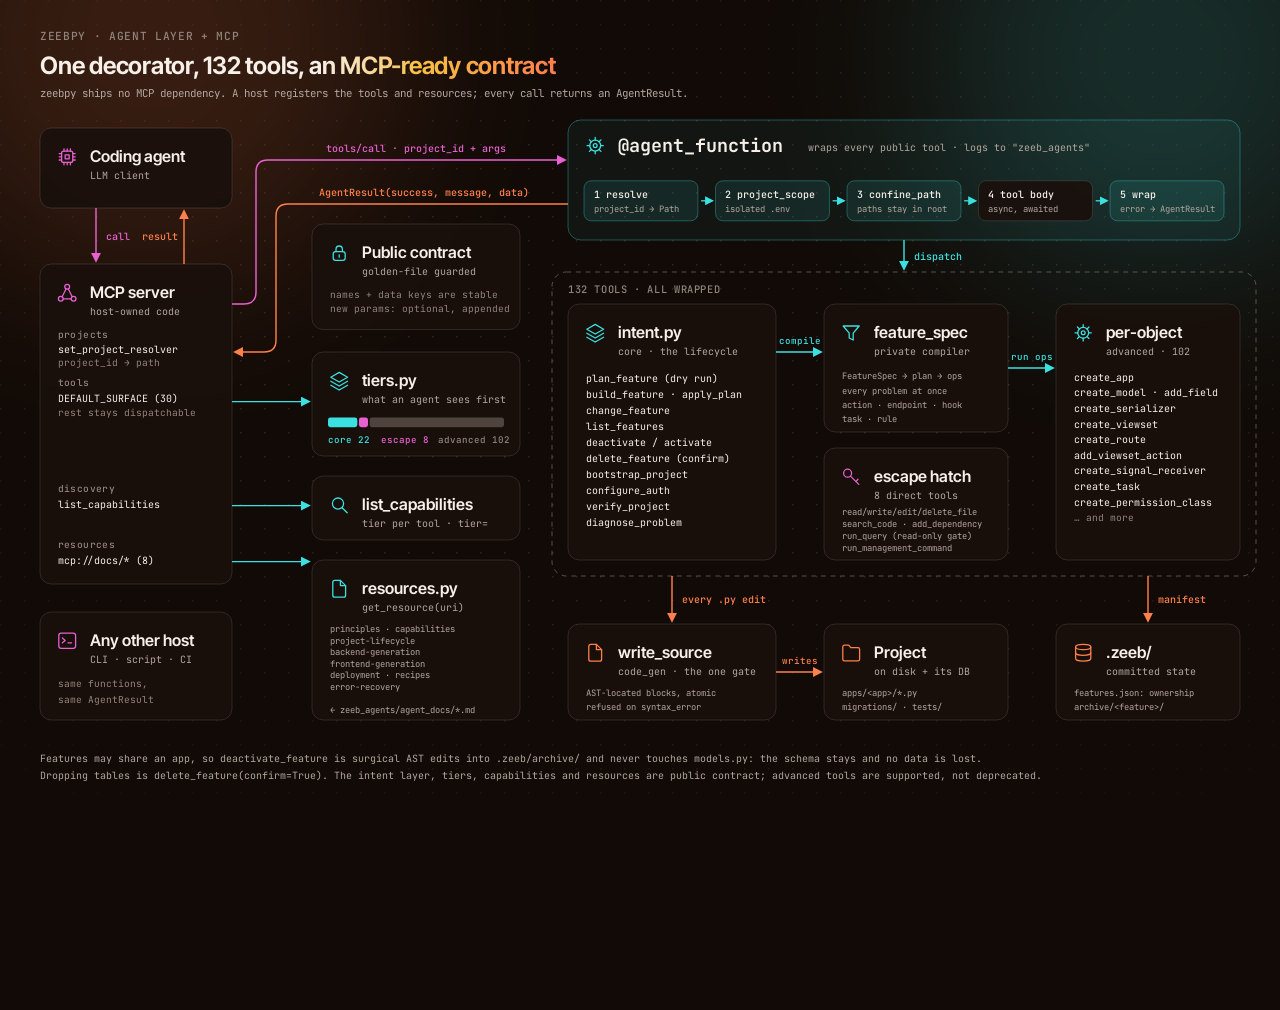
<file: docs/figures/zeebpy-agents-mcp.html>
<!doctype html>
<html lang="en">
  <head>
    <meta charset="utf-8" />
    <meta name="viewport" content="width=device-width, initial-scale=1" />
    <title>zeebpy Agents and MCP</title>
    <style>
/* rendercraft theme: ember — warm dark. Every neutral carries a low-chroma amber hue. */
@import url('https://fonts.googleapis.com/css2?family=Inter+Tight:wght@500;600;700&family=JetBrains+Mono:wght@400;500&display=swap');
:root {
  --theme-name: "ember";
  /* Components first. Every colour below is built from one of these, so a token
     and its alpha grades can never drift apart: any transparency you need is
     oklch(var(--a1-raw) / 20%). See SKILL.md §4. */
  --ground-raw: 0.152 0.016 52;
  --surface-raw: 0.185 0.018 52;
  --ink-raw: 0.958 0.012 70;
  --a1-raw: 0.83 0.13 195;   /* cyan — primary, forward paths */
  --a2-raw: 0.735 0.168 42;  /* ember — actions, returns */
  --a3-raw: 0.7 0.21 335;    /* magenta — external, tertiary */
  --a4-raw: 0.85 0.18 125;   /* lime — success */

  --ground: oklch(var(--ground-raw));
  --surface: oklch(var(--surface-raw) / 92%);
  --line: oklch(0.98 0.01 60 / 15%);
  --ink: oklch(var(--ink-raw));
  --ink-dim: oklch(0.735 0.018 60);
  --ink-faint: oklch(0.62 0.02 60);
  --a1: oklch(var(--a1-raw));
  --a2: oklch(var(--a2-raw));
  --a3: oklch(var(--a3-raw));
  --a4: oklch(var(--a4-raw));
  --grad: linear-gradient(100deg, oklch(0.958 0.012 70) 4%, oklch(0.84 0.15 85) 44%, oklch(0.735 0.168 42) 96%);
  --glow1: oklch(var(--a2-raw));
  --glow2: oklch(var(--a1-raw));
  --glow-opacity: 0.16;
  --dot: oklch(0.98 0.01 60 / 9%);
  --shadow: 0 32px 80px -20px oklch(0 0 0 / 0.55);
  --font-display: "Inter Tight", system-ui, sans-serif;
  --font-mono: "JetBrains Mono", monospace;
}

</style>
    <style>
      html { background: oklch(0.152 0.016 52); }
      body { width: 1600px; height: 1010px; }
      * { margin: 0; padding: 0; box-sizing: border-box; }
      body { overflow: hidden; background: var(--ground); position: relative; font-family: var(--font-display); }
      .glow { position: absolute; border-radius: 999px; filter: blur(120px); opacity: var(--glow-opacity); }
      .g1 { width: 620px; height: 620px; top: -260px; left: -120px; background: var(--glow1); }
      .g2 { width: 580px; height: 580px; top: -220px; right: -140px; background: var(--glow2); }
      .dots { position: absolute; inset: 0;
        background-image: radial-gradient(circle at 1px 1px, var(--dot) 1px, transparent 0);
        background-size: 30px 30px;
        -webkit-mask-image: radial-gradient(ellipse 80% 75% at 50% 45%, #000 40%, transparent 100%); }
      svg { position: absolute; top: 0; left: 0; display: block; }
      .head { position: absolute; left: 50px; top: 36px; z-index: 1; }
      .kick { font: 500 14px var(--font-mono); color: var(--ink-faint); letter-spacing: 0.06em; }
      h1 { font: 650 30px var(--font-display); color: var(--ink); margin-top: 10px; letter-spacing: -0.01em; }
      .grad { background: var(--grad); -webkit-background-clip: text; background-clip: text; color: transparent; }
      .lede { font: 400 13.5px var(--font-mono); color: var(--ink-dim); margin-top: 8px; }
      .title { font: 600 20px var(--font-display); fill: var(--ink); }
      .ptitle { font: 650 23px var(--font-mono); fill: var(--ink); }
      .sub { font: 400 12.5px var(--font-mono); fill: var(--ink-dim); }
      .tag { font: 500 12px var(--font-mono); fill: var(--ink-faint); letter-spacing: 0.04em; }
      .lbl { font: 500 12.5px var(--font-mono); }
      .sm { font: 500 11.5px var(--font-mono); }
      .code { font: 400 12.5px var(--font-mono); fill: var(--ink); }
      .codef { font: 400 12px var(--font-mono); fill: var(--ink-faint); }
      .ct { font: 500 12.5px var(--font-mono); fill: var(--ink); }
      .cs { font: 400 11px var(--font-mono); fill: var(--ink-dim); }
      .kicker { font: 500 13px var(--font-mono); fill: var(--ink-faint); letter-spacing: 0.06em; }
      .node { fill: var(--surface); stroke: var(--line); }
      .band { fill: oklch(var(--a1-raw) / 5%); stroke: oklch(var(--a1-raw) / 35%); }
      .chip { fill: oklch(var(--surface-raw) / 92%); stroke: var(--line); }
      .chip3 { fill: oklch(var(--a3-raw) / 7%); stroke: oklch(var(--a3-raw) / 55%); stroke-dasharray: 5 4; }
      .chipd { fill: oklch(var(--a1-raw) / 9%); stroke: oklch(var(--a1-raw) / 40%); }
      .frame { fill: none; stroke: var(--ink-faint); stroke-dasharray: 6 6; opacity: 0.6; }
      .s1 { stroke: var(--a1); } .s2 { stroke: var(--a2); } .s3 { stroke: var(--a3); } .s4 { stroke: var(--a4); }
      .f1 { fill: var(--a1); } .f2 { fill: var(--a2); } .f3 { fill: var(--a3); } .f4 { fill: var(--a4); }
      .sline { stroke: var(--line); } .fline { fill: var(--line); }
      .sfaint { stroke: var(--ink-faint); } .ffaint { fill: var(--ink-faint); }
      .fground { fill: var(--ground); }
      .glyph { fill: none; stroke-width: 1.6; stroke-linecap: round; stroke-linejoin: round; }

    </style>
  </head>
  <body>
    <div class="glow g1"></div>
    <div class="glow g2"></div>
    <div class="dots"></div>
    <div class="head">
      <div class="kick">ZEEBPY · AGENT LAYER + MCP</div>
      <h1>One decorator, 132 tools, <span class="grad">an MCP-ready contract</span></h1>
      <div class="lede">zeebpy ships no MCP dependency. A host registers the tools and resources; every call returns an AgentResult.</div>
    </div>
    <svg width="1600" height="1010" viewBox="0 0 1600 1010" fill="none">
  <defs>
    <marker id="m1" viewBox="0 0 10 10" refX="8" refY="5" markerWidth="7" markerHeight="7" orient="auto-start-reverse"><path class="f1" d="M0 0 L10 5 L0 10 z"/></marker>
    <marker id="m2" viewBox="0 0 10 10" refX="8" refY="5" markerWidth="7" markerHeight="7" orient="auto-start-reverse"><path class="f2" d="M0 0 L10 5 L0 10 z"/></marker>
    <marker id="m3" viewBox="0 0 10 10" refX="8" refY="5" markerWidth="7" markerHeight="7" orient="auto-start-reverse"><path class="f3" d="M0 0 L10 5 L0 10 z"/></marker>
  </defs>

    <g transform="translate(50,160)">
      <rect class="node" width="240" height="100" rx="14" stroke-width="1"/>
      <g class="s3 glyph" transform="translate(20,22)">
  <rect x="7" y="7" width="14" height="14" rx="2.5"/>
  <rect x="11.5" y="11.5" width="5" height="5"/>
  <path d="M10 7 V4 M14 7 V4 M18 7 V4 M10 21 v3 M14 21 v3 M18 21 v3"/>
  <path d="M7 10 H4 M7 14 H4 M7 18 H4 M21 10 h3 M21 14 h3 M21 18 h3"/>
</g>
      <text class="title" x="62" y="42">Coding agent</text>
      <text class="sub" x="62" y="64">LLM client</text>
      
    </g>

    <g transform="translate(50,330)">
      <rect class="node" width="240" height="400" rx="14" stroke-width="1"/>
      <g class="s3 glyph" transform="translate(20,22)">
  <circle cx="14" cy="6.5" r="3"/>
  <circle cx="6" cy="21.5" r="3"/>
  <circle cx="22" cy="21.5" r="3"/>
  <path d="M12.6 9.2 L7.6 18.9 M15.4 9.2 l4.9 9.7 M9 21.5 h10"/>
</g>
      <text class="title" x="62" y="42">MCP server</text>
      <text class="sub" x="62" y="64">host-owned code</text>
      <text class="tag" x="22" y="92">projects</text>
      <text class="code" x="22" y="111">set_project_resolver</text>
      <text class="codef" x="22" y="128">project_id → path</text>
      <text class="tag" x="22" y="153">tools</text>
      <text class="code" x="22" y="172">DEFAULT_SURFACE (30)</text>
      <text class="codef" x="22" y="190">rest stays dispatchable</text>
      <text class="tag" x="22" y="285">discovery</text>
      <text class="code" x="22" y="305">list_capabilities</text>
      <text class="tag" x="22" y="355">resources</text>
      <text class="code" x="22" y="375">mcp://docs/* (8)</text>
    </g>

    <g transform="translate(50,765)">
      <rect class="node" width="240" height="135" rx="14" stroke-width="1"/>
      <g class="s3 glyph" transform="translate(20,22)">
  <rect x="3.5" y="4.5" width="21" height="19" rx="3"/>
  <path d="M8 10.5 l3.5 3 -3.5 3 M15 16.5 h4.5"/>
</g>
      <text class="title" x="62" y="42">Any other host</text>
      <text class="sub" x="62" y="64">CLI · script · CI</text>
      <text class="codef" x="22" y="94">same functions,</text>
      <text class="codef" x="22" y="114">same AgentResult</text>
    </g>

    <g transform="translate(390,280)">
      <rect class="node" width="260" height="132" rx="14" stroke-width="1"/>
      <g class="s1 glyph" transform="translate(20,22)">
  <rect x="6.5" y="12.5" width="15" height="11" rx="3"/>
  <path d="M10 12.5 V9.5 a4 4 0 0 1 8 0 v3"/>
  <path d="M14 16.5 v3"/>
</g>
      <text class="title" x="62" y="42">Public contract</text>
      <text class="sub" x="62" y="64">golden-file guarded</text>
      <text class="codef" x="22" y="92">names + data keys are stable</text>
      <text class="codef" x="22" y="110">new params: optional, appended</text>
    </g>

    <g transform="translate(390,440)">
      <rect class="node" width="260" height="130" rx="14" stroke-width="1"/>
      <g class="s1 glyph" transform="translate(20,22)">
  <path d="M14 3.5 L24.5 9.5 14 15.5 3.5 9.5 z"/>
  <path d="M3.5 14.5 L14 20.5 24.5 14.5"/>
  <path d="M3.5 19.5 L14 25.5 24.5 19.5"/>
</g>
      <text class="title" x="62" y="42">tiers.py</text>
      <text class="sub" x="62" y="64">what an agent sees first</text>
      <rect x="20" y="82" width="36.666666666666664" height="12" rx="3" class="f1"/>
      <rect x="58.666666666666664" y="82" width="11.333333333333334" height="12" rx="3" class="f3"/>
      <rect x="72" y="82" width="168" height="12" rx="3" class="ffaint" opacity="0.45"/>
      <text class="sm f1" x="20" y="114">core 22</text>
      <text class="sm f3" x="86" y="114">escape 8</text>
      <text class="sm ffaint" x="158" y="114">advanced 102</text>
    </g>

    <g transform="translate(390,595)">
      <rect class="node" width="260" height="80" rx="14" stroke-width="1"/>
      <g class="s1 glyph" transform="translate(20,22)">
  <circle cx="12.5" cy="12.5" r="7"/>
  <path d="M17.6 17.6 L24 24"/>
</g>
      <text class="title" x="62" y="42">list_capabilities</text>
      <text class="sub" x="62" y="64">tier per tool · tier=</text>
      
    </g>

    <g transform="translate(390,700)">
      <rect class="node" width="260" height="200" rx="14" stroke-width="1"/>
      <g class="s1 glyph" transform="translate(20,22)">
  <path d="M8.5 3.5 h7 L22 10 v12 a2.5 2.5 0 0 1 -2.5 2.5 h-11 A2.5 2.5 0 0 1 6 22 V6 a2.5 2.5 0 0 1 2.5 -2.5 z"/>
  <path d="M15.5 3.5 V10 H22"/>
</g>
      <text class="title" x="62" y="42">resources.py</text>
      <text class="sub" x="62" y="64">get_resource(uri)</text>
      <text class="cs" x="22" y="90">principles · capabilities</text>
      <text class="cs" x="22" y="104.5">project-lifecycle</text>
      <text class="cs" x="22" y="119">backend-generation</text>
      <text class="cs" x="22" y="133.5">frontend-generation</text>
      <text class="cs" x="22" y="148">deployment · recipes</text>
      <text class="cs" x="22" y="162.5">error-recovery</text>
      <text class="cs" x="22" y="177"></text>
      <text class="cs" x="22" y="191.5">← zeeb_agents/agent_docs/*.md</text>
    </g>

    <g transform="translate(710,150)">
      <rect class="band" width="840" height="150" rx="16" stroke-width="1.2"/>
      <g class="s1 glyph" transform="translate(20,18)">
  <circle cx="14" cy="14" r="6.8"/>
  <circle cx="14" cy="14" r="2.4"/>
  <path d="M14 7.2 V3.8 M14 20.8 V24.2 M7.2 14 H3.8 M20.8 14 H24.2"/>
  <path d="M9.2 9.2 L6.8 6.8 M18.8 9.2 L21.2 6.8 M9.2 18.8 L6.8 21.2 M18.8 18.8 L21.2 21.2"/>
</g>
      <text class="ptitle" x="62" y="40">@agent_function</text>
      <text class="sub" x="300" y="39">wraps every public tool · logs to "zeeb_agents"</text>
      <g transform="translate(20,76)"><rect class="chipd" width="142.4" height="50" rx="9" stroke-width="1"/><text class="ct" x="12" y="21">1 resolve</text><text class="cs" x="12" y="39">project_id → Path</text></g>
      <g transform="translate(184.4,76)"><rect class="chipd" width="142.4" height="50" rx="9" stroke-width="1"/><text class="ct" x="12" y="21">2 project_scope</text><text class="cs" x="12" y="39">isolated .env</text></g>
      <g transform="translate(348.8,76)"><rect class="chipd" width="142.4" height="50" rx="9" stroke-width="1"/><text class="ct" x="12" y="21">3 confine_path</text><text class="cs" x="12" y="39">paths stay in root</text></g>
      <g transform="translate(513.2,76)"><rect class="chip" width="142.4" height="50" rx="9" stroke-width="1"/><text class="ct" x="12" y="21">4 tool body</text><text class="cs" x="12" y="39">async, awaited</text></g>
      <g transform="translate(677.6,76)"><rect class="chipd" width="142.4" height="50" rx="9" stroke-width="1"/><text class="ct" x="12" y="21">5 wrap</text><text class="cs" x="12" y="39">error → AgentResult</text></g>
      <path d="M166.4 101 H 180.4" class="s1" stroke-width="1.6" marker-end="url(#m1)"/><path d="M330.8 101 H 344.8" class="s1" stroke-width="1.6" marker-end="url(#m1)"/><path d="M495.20000000000005 101 H 509.20000000000005" class="s1" stroke-width="1.6" marker-end="url(#m1)"/><path d="M659.6 101 H 673.6" class="s1" stroke-width="1.6" marker-end="url(#m1)"/>
    </g>
<rect class="frame" x="690" y="340" width="880" height="380" rx="18" stroke-width="1.2"/>
<text class="kicker" x="710" y="366">132 TOOLS · ALL WRAPPED</text>

    <g transform="translate(710,380)">
      <rect class="node" width="260" height="320" rx="14" stroke-width="1"/>
      <g class="s1 glyph" transform="translate(20,22)">
  <path d="M14 3.5 L24.5 9.5 14 15.5 3.5 9.5 z"/>
  <path d="M3.5 14.5 L14 20.5 24.5 14.5"/>
  <path d="M3.5 19.5 L14 25.5 24.5 19.5"/>
</g>
      <text class="title" x="62" y="42">intent.py</text>
      <text class="sub" x="62" y="64">core · the lifecycle</text>
      <text class="code" x="22" y="98">plan_feature  (dry run)</text>
      <text class="code" x="22" y="118">build_feature · apply_plan</text>
      <text class="code" x="22" y="138">change_feature</text>
      <text class="code" x="22" y="158">list_features</text>
      <text class="code" x="22" y="178">deactivate / activate</text>
      <text class="code" x="22" y="198">delete_feature (confirm)</text>
      <text class="code" x="22" y="218">bootstrap_project</text>
      <text class="code" x="22" y="238">configure_auth</text>
      <text class="code" x="22" y="258">verify_project</text>
      <text class="code" x="22" y="278">diagnose_problem</text>
    </g>

    <g transform="translate(1030,380)">
      <rect class="node" width="230" height="160" rx="14" stroke-width="1"/>
      <g class="s1 glyph" transform="translate(20,22)">
  <path d="M4 5.5 H24 L16.5 14.5 V23 L11.5 20.5 V14.5 Z"/>
</g>
      <text class="title" x="62" y="42">feature_spec</text>
      <text class="sub" x="62" y="64">private compiler</text>
      <text class="cs" x="22" y="94">FeatureSpec → plan → ops</text>
      <text class="cs" x="22" y="112">every problem at once</text>
      <text class="cs" x="22" y="130">action · endpoint · hook</text>
      <text class="cs" x="22" y="148">task · rule</text>
    </g>

    <g transform="translate(1030,560)">
      <rect class="node" width="230" height="140" rx="14" stroke-width="1"/>
      <g class="s3 glyph" transform="translate(20,22)">
  <circle cx="9.5" cy="9.5" r="5"/>
  <path d="M13.1 13.1 L23.5 23.5 M19.8 19.8 l2.7 -2.7"/>
</g>
      <text class="title" x="62" y="42">escape hatch</text>
      <text class="sub" x="62" y="64">8 direct tools</text>
      <text class="cs" x="22" y="84">read/write/edit/delete_file</text>
      <text class="cs" x="22" y="99">search_code · add_dependency</text>
      <text class="cs" x="22" y="114">run_query (read-only gate)</text>
      <text class="cs" x="22" y="129">run_management_command</text>
    </g>

    <g transform="translate(1320,380)">
      <rect class="node" width="230" height="320" rx="14" stroke-width="1"/>
      <g class="s1 glyph" transform="translate(20,22)">
  <circle cx="14" cy="14" r="6.8"/>
  <circle cx="14" cy="14" r="2.4"/>
  <path d="M14 7.2 V3.8 M14 20.8 V24.2 M7.2 14 H3.8 M20.8 14 H24.2"/>
  <path d="M9.2 9.2 L6.8 6.8 M18.8 9.2 L21.2 6.8 M9.2 18.8 L6.8 21.2 M18.8 18.8 L21.2 21.2"/>
</g>
      <text class="title" x="62" y="42">per-object</text>
      <text class="sub" x="62" y="64">advanced · 102</text>
      <text class="code" x="22" y="96">create_app</text>
      <text class="code" x="22" y="115.5">create_model · add_field</text>
      <text class="code" x="22" y="135">create_serializer</text>
      <text class="code" x="22" y="154.5">create_viewset</text>
      <text class="code" x="22" y="174">create_route</text>
      <text class="code" x="22" y="193.5">add_viewset_action</text>
      <text class="code" x="22" y="213">create_signal_receiver</text>
      <text class="code" x="22" y="232.5">create_task</text>
      <text class="code" x="22" y="252">create_permission_class</text>
      <text class="codef" x="22" y="271.5">… and more</text>
    </g>

    <g transform="translate(710,780)">
      <rect class="node" width="260" height="120" rx="14" stroke-width="1"/>
      <g class="s2 glyph" transform="translate(20,22)">
  <path d="M8.5 3.5 h7 L22 10 v12 a2.5 2.5 0 0 1 -2.5 2.5 h-11 A2.5 2.5 0 0 1 6 22 V6 a2.5 2.5 0 0 1 2.5 -2.5 z"/>
  <path d="M15.5 3.5 V10 H22"/>
</g>
      <text class="title" x="62" y="42">write_source</text>
      <text class="sub" x="62" y="64">code_gen · the one gate</text>
      <text class="cs" x="22" y="90">AST-located blocks, atomic</text>
      <text class="cs" x="22" y="107">refused on syntax_error</text>
    </g>

    <g transform="translate(1030,780)">
      <rect class="node" width="230" height="120" rx="14" stroke-width="1"/>
      <g class="s2 glyph" transform="translate(20,22)">
  <path d="M3.5 22 V6.5 a2 2 0 0 1 2 -2 h4.6 a2 2 0 0 1 1.6 0.8 l1.7 2.2 h9.1 a2 2 0 0 1 2 2 V22 a2 2 0 0 1 -2 2 h-17 a2 2 0 0 1 -2 -2 z"/>
</g>
      <text class="title" x="62" y="42">Project</text>
      <text class="sub" x="62" y="64">on disk + its DB</text>
      <text class="cs" x="22" y="90">apps/&lt;app&gt;/*.py</text>
      <text class="cs" x="22" y="107">migrations/ · tests/</text>
    </g>

    <g transform="translate(1320,780)">
      <rect class="node" width="230" height="120" rx="14" stroke-width="1"/>
      <g class="s2 glyph" transform="translate(20,22)">
  <ellipse cx="14" cy="6.8" rx="9.5" ry="3.3"/>
  <path d="M4.5 6.8 V21.2 c0 1.8 4.3 3.3 9.5 3.3 s9.5 -1.5 9.5 -3.3 V6.8"/>
  <path d="M4.5 14 c0 1.8 4.3 3.3 9.5 3.3 s9.5 -1.5 9.5 -3.3"/>
</g>
      <text class="title" x="62" y="42">.zeeb/</text>
      <text class="sub" x="62" y="64">committed state</text>
      <text class="cs" x="22" y="90">features.json: ownership</text>
      <text class="cs" x="22" y="107">archive/&lt;feature&gt;/</text>
    </g>
<path d="M120 260 V 326" class="s3" stroke-width="1.8" marker-end="url(#m3)" />
<text class="lbl f3" x="132" y="300" text-anchor="start">call</text>
<path d="M230 330 V 264" class="s2" stroke-width="1.8" marker-end="url(#m2)" />
<text class="lbl f2" x="222" y="300" text-anchor="end">result</text>
<path d="M290 380 H 305 Q 320 380 320 365 V 215 Q 320 200 335 200 H 706" class="s3" stroke-width="1.8" marker-end="url(#m3)" />
<text class="lbl f3" x="520" y="190" text-anchor="middle">tools/call · project_id + args</text>
<path d="M710 255 H 360 Q 345 255 345 270 V 425 Q 345 440 330 440 H 294" class="s2" stroke-width="1.8" marker-end="url(#m2)" />
<text class="lbl f2" x="530" y="245" text-anchor="middle">AgentResult(success, message, data)</text>
<path d="M290 502 H 386" class="s1" stroke-width="1.8" marker-end="url(#m1)" />
<path d="M290 632 H 386" class="s1" stroke-width="1.8" marker-end="url(#m1)" />
<path d="M290 702 H 386" class="s1" stroke-width="1.8" marker-end="url(#m1)" />
<path d="M1130 300 V 336" class="s1" stroke-width="1.8" marker-end="url(#m1)" />
<text class="lbl f1" x="1142" y="325" text-anchor="start">dispatch</text>
<path d="M970 440 H 1026" class="s1" stroke-width="1.8" marker-end="url(#m1)" />
<text class="sm f1" x="1000" y="430" text-anchor="middle">compile</text>
<path d="M1260 460 H 1316" class="s1" stroke-width="1.8" marker-end="url(#m1)" />
<text class="sm f1" x="1290" y="450" text-anchor="middle">run ops</text>
<path d="M840 720 V 776" class="s2" stroke-width="1.8" marker-end="url(#m2)" />
<text class="lbl f2" x="852" y="754" text-anchor="start">every .py edit</text>
<path d="M970 840 H 1026" class="s2" stroke-width="1.8" marker-end="url(#m2)" />
<text class="sm f2" x="1000" y="830" text-anchor="middle">writes</text>
<path d="M1435 720 V 776" class="s2" stroke-width="1.8" marker-end="url(#m2)" />
<text class="lbl f2" x="1447" y="754" text-anchor="start">manifest</text>

    <text class="sub" x="50" y="952">Features may share an app, so deactivate_feature is surgical AST edits into .zeeb/archive/ and never touches models.py: the schema stays and no data is lost.</text>
    <text class="sub" x="50" y="974">Dropping tables is delete_feature(confirm=True). The intent layer, tiers, capabilities and resources are public contract; advanced tools are supported, not deprecated.</text>
    </svg>
    <script>
    (function () {
      var fit = function () { document.body.style.zoom = Math.min(1, window.innerWidth / 1600); };
      window.addEventListener('resize', fit); fit();
    })();
  </script>
  </body>
</html>
</file>
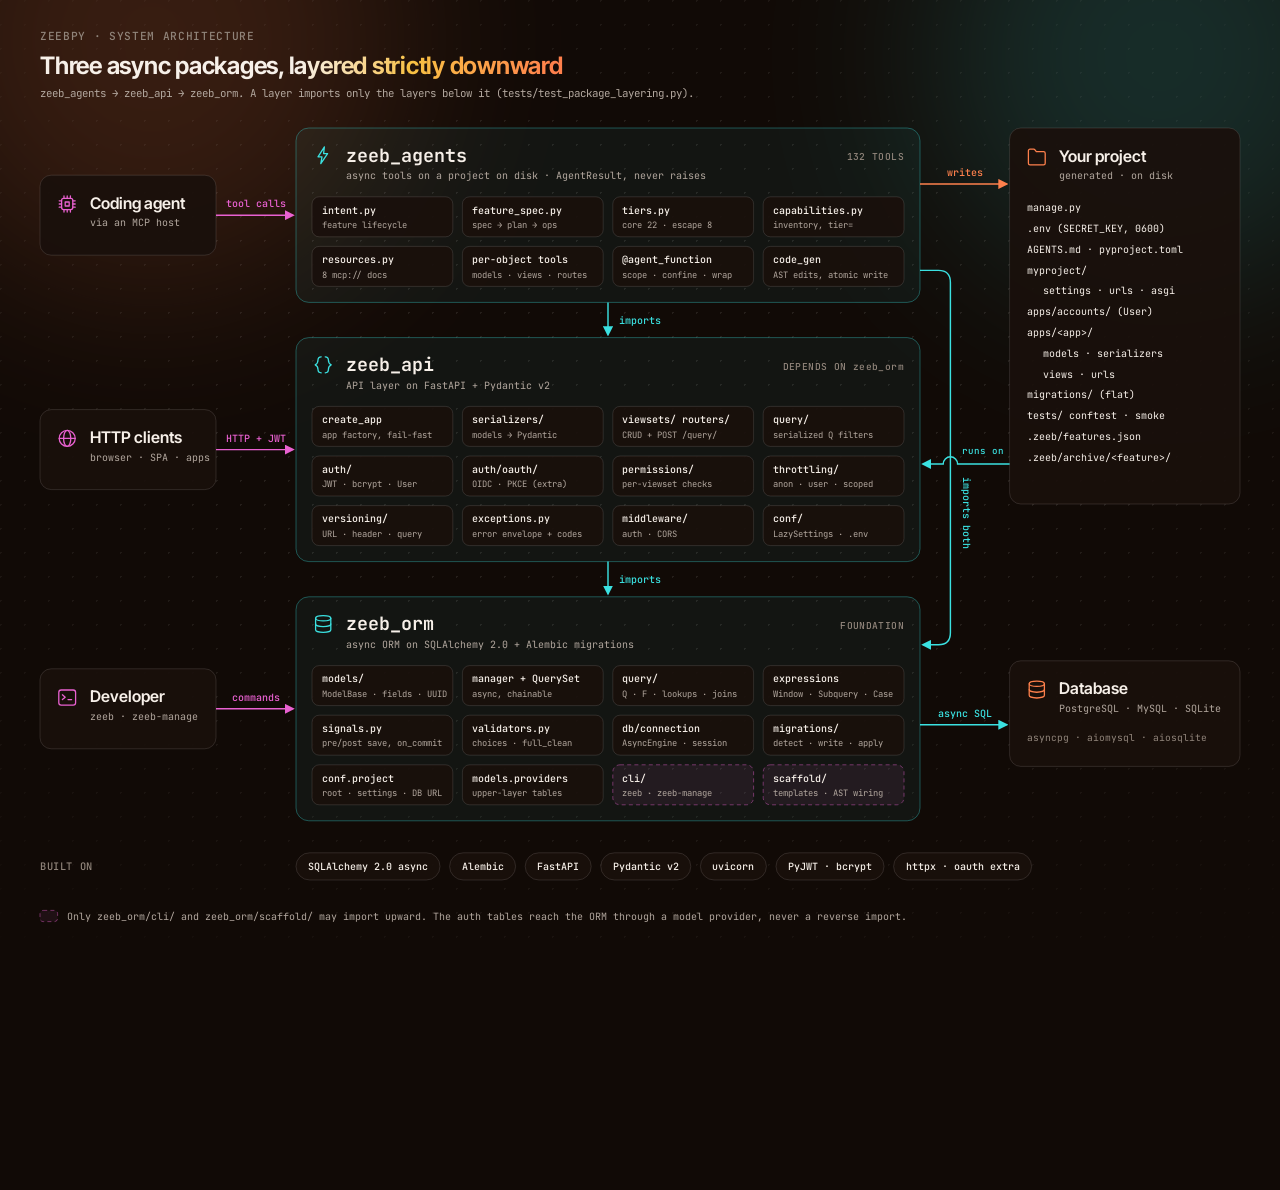
<file: docs/figures/zeebpy-system.html>
<!doctype html>
<html lang="en">
  <head>
    <meta charset="utf-8" />
    <meta name="viewport" content="width=device-width, initial-scale=1" />
    <title>zeebpy System Architecture</title>
    <style>
/* rendercraft theme: ember — warm dark. Every neutral carries a low-chroma amber hue. */
@import url('https://fonts.googleapis.com/css2?family=Inter+Tight:wght@500;600;700&family=JetBrains+Mono:wght@400;500&display=swap');
:root {
  --theme-name: "ember";
  /* Components first. Every colour below is built from one of these, so a token
     and its alpha grades can never drift apart: any transparency you need is
     oklch(var(--a1-raw) / 20%). See SKILL.md §4. */
  --ground-raw: 0.152 0.016 52;
  --surface-raw: 0.185 0.018 52;
  --ink-raw: 0.958 0.012 70;
  --a1-raw: 0.83 0.13 195;   /* cyan — primary, forward paths */
  --a2-raw: 0.735 0.168 42;  /* ember — actions, returns */
  --a3-raw: 0.7 0.21 335;    /* magenta — external, tertiary */
  --a4-raw: 0.85 0.18 125;   /* lime — success */

  --ground: oklch(var(--ground-raw));
  --surface: oklch(var(--surface-raw) / 92%);
  --line: oklch(0.98 0.01 60 / 15%);
  --ink: oklch(var(--ink-raw));
  --ink-dim: oklch(0.735 0.018 60);
  --ink-faint: oklch(0.62 0.02 60);
  --a1: oklch(var(--a1-raw));
  --a2: oklch(var(--a2-raw));
  --a3: oklch(var(--a3-raw));
  --a4: oklch(var(--a4-raw));
  --grad: linear-gradient(100deg, oklch(0.958 0.012 70) 4%, oklch(0.84 0.15 85) 44%, oklch(0.735 0.168 42) 96%);
  --glow1: oklch(var(--a2-raw));
  --glow2: oklch(var(--a1-raw));
  --glow-opacity: 0.16;
  --dot: oklch(0.98 0.01 60 / 9%);
  --shadow: 0 32px 80px -20px oklch(0 0 0 / 0.55);
  --font-display: "Inter Tight", system-ui, sans-serif;
  --font-mono: "JetBrains Mono", monospace;
}

</style>
    <style>
      html { background: oklch(0.152 0.016 52); }
      body { width: 1600px; height: 1190px; }
      * { margin: 0; padding: 0; box-sizing: border-box; }
      body { overflow: hidden; background: var(--ground); position: relative; font-family: var(--font-display); }
      .glow { position: absolute; border-radius: 999px; filter: blur(120px); opacity: var(--glow-opacity); }
      .g1 { width: 620px; height: 620px; top: -260px; left: -120px; background: var(--glow1); }
      .g2 { width: 580px; height: 580px; top: -220px; right: -140px; background: var(--glow2); }
      .dots { position: absolute; inset: 0;
        background-image: radial-gradient(circle at 1px 1px, var(--dot) 1px, transparent 0);
        background-size: 30px 30px;
        -webkit-mask-image: radial-gradient(ellipse 80% 75% at 50% 45%, #000 40%, transparent 100%); }
      svg { position: absolute; top: 0; left: 0; display: block; }
      .head { position: absolute; left: 50px; top: 36px; z-index: 1; }
      .kick { font: 500 14px var(--font-mono); color: var(--ink-faint); letter-spacing: 0.06em; }
      h1 { font: 650 30px var(--font-display); color: var(--ink); margin-top: 10px; letter-spacing: -0.01em; }
      .grad { background: var(--grad); -webkit-background-clip: text; background-clip: text; color: transparent; }
      .lede { font: 400 13.5px var(--font-mono); color: var(--ink-dim); margin-top: 8px; }
      .title { font: 600 20px var(--font-display); fill: var(--ink); }
      .ptitle { font: 650 23px var(--font-mono); fill: var(--ink); }
      .sub { font: 400 12.5px var(--font-mono); fill: var(--ink-dim); }
      .tag { font: 500 12px var(--font-mono); fill: var(--ink-faint); letter-spacing: 0.04em; }
      .lbl { font: 500 12.5px var(--font-mono); }
      .sm { font: 500 11.5px var(--font-mono); }
      .code { font: 400 12.5px var(--font-mono); fill: var(--ink); }
      .codef { font: 400 12px var(--font-mono); fill: var(--ink-faint); }
      .ct { font: 500 12.5px var(--font-mono); fill: var(--ink); }
      .cs { font: 400 11px var(--font-mono); fill: var(--ink-dim); }
      .kicker { font: 500 13px var(--font-mono); fill: var(--ink-faint); letter-spacing: 0.06em; }
      .node { fill: var(--surface); stroke: var(--line); }
      .band { fill: oklch(var(--a1-raw) / 5%); stroke: oklch(var(--a1-raw) / 35%); }
      .chip { fill: oklch(var(--surface-raw) / 92%); stroke: var(--line); }
      .chip3 { fill: oklch(var(--a3-raw) / 7%); stroke: oklch(var(--a3-raw) / 55%); stroke-dasharray: 5 4; }
      .chipd { fill: oklch(var(--a1-raw) / 9%); stroke: oklch(var(--a1-raw) / 40%); }
      .frame { fill: none; stroke: var(--ink-faint); stroke-dasharray: 6 6; opacity: 0.6; }
      .s1 { stroke: var(--a1); } .s2 { stroke: var(--a2); } .s3 { stroke: var(--a3); } .s4 { stroke: var(--a4); }
      .f1 { fill: var(--a1); } .f2 { fill: var(--a2); } .f3 { fill: var(--a3); } .f4 { fill: var(--a4); }
      .sline { stroke: var(--line); } .fline { fill: var(--line); }
      .sfaint { stroke: var(--ink-faint); } .ffaint { fill: var(--ink-faint); }
      .fground { fill: var(--ground); }
      .glyph { fill: none; stroke-width: 1.6; stroke-linecap: round; stroke-linejoin: round; }

    </style>
  </head>
  <body>
    <div class="glow g1"></div>
    <div class="glow g2"></div>
    <div class="dots"></div>
    <div class="head">
      <div class="kick">ZEEBPY · SYSTEM ARCHITECTURE</div>
      <h1>Three async packages, <span class="grad">layered strictly downward</span></h1>
      <div class="lede">zeeb_agents → zeeb_api → zeeb_orm. A layer imports only the layers below it (tests/test_package_layering.py).</div>
    </div>
    <svg width="1600" height="1190" viewBox="0 0 1600 1190" fill="none">
  <defs>
    <marker id="m1" viewBox="0 0 10 10" refX="8" refY="5" markerWidth="7" markerHeight="7" orient="auto-start-reverse"><path class="f1" d="M0 0 L10 5 L0 10 z"/></marker>
    <marker id="m2" viewBox="0 0 10 10" refX="8" refY="5" markerWidth="7" markerHeight="7" orient="auto-start-reverse"><path class="f2" d="M0 0 L10 5 L0 10 z"/></marker>
    <marker id="m3" viewBox="0 0 10 10" refX="8" refY="5" markerWidth="7" markerHeight="7" orient="auto-start-reverse"><path class="f3" d="M0 0 L10 5 L0 10 z"/></marker>
  </defs>

    
    <g transform="translate(370,160)">
      <rect class="band" width="780" height="218" rx="16" stroke-width="1.2"/>
      <g class="s1 glyph" transform="translate(20,20)">
  <path d="M15.5 3.5 L7.5 16 h5 l-1.5 8.5 L19.5 12 h-5 z"/>
</g>
      <text class="ptitle" x="62" y="42">zeeb_agents</text>
      <text class="sub" x="62" y="64">async tools on a project on disk · AgentResult, never raises</text>
      <text class="tag" x="760" y="40" text-anchor="end">132 TOOLS</text>
      <g transform="translate(20,86)"><rect class="chip" width="176" height="50" rx="9" stroke-width="1"/><text class="ct" x="12" y="21">intent.py</text><text class="cs" x="12" y="39">feature lifecycle</text></g>
      <g transform="translate(208,86)"><rect class="chip" width="176" height="50" rx="9" stroke-width="1"/><text class="ct" x="12" y="21">feature_spec.py</text><text class="cs" x="12" y="39">spec → plan → ops</text></g>
      <g transform="translate(396,86)"><rect class="chip" width="176" height="50" rx="9" stroke-width="1"/><text class="ct" x="12" y="21">tiers.py</text><text class="cs" x="12" y="39">core 22 · escape 8</text></g>
      <g transform="translate(584,86)"><rect class="chip" width="176" height="50" rx="9" stroke-width="1"/><text class="ct" x="12" y="21">capabilities.py</text><text class="cs" x="12" y="39">inventory, tier=</text></g>
      <g transform="translate(20,148)"><rect class="chip" width="176" height="50" rx="9" stroke-width="1"/><text class="ct" x="12" y="21">resources.py</text><text class="cs" x="12" y="39">8 mcp:// docs</text></g>
      <g transform="translate(208,148)"><rect class="chip" width="176" height="50" rx="9" stroke-width="1"/><text class="ct" x="12" y="21">per-object tools</text><text class="cs" x="12" y="39">models · views · routes</text></g>
      <g transform="translate(396,148)"><rect class="chip" width="176" height="50" rx="9" stroke-width="1"/><text class="ct" x="12" y="21">@agent_function</text><text class="cs" x="12" y="39">scope · confine · wrap</text></g>
      <g transform="translate(584,148)"><rect class="chip" width="176" height="50" rx="9" stroke-width="1"/><text class="ct" x="12" y="21">code_gen</text><text class="cs" x="12" y="39">AST edits, atomic write</text></g>
    </g>
    <g transform="translate(370,422)">
      <rect class="band" width="780" height="280" rx="16" stroke-width="1.2"/>
      <g class="s1 glyph" transform="translate(20,20)">
  <path d="M11.5 4 c-3.2 0 -4 1.2 -4 4 c0 2.6 0 4.4 -3.5 6 c3.5 1.6 3.5 3.4 3.5 6 c0 2.8 0.8 4 4 4"/>
  <path d="M16.5 4 c3.2 0 4 1.2 4 4 c0 2.6 0 4.4 3.5 6 c-3.5 1.6 -3.5 3.4 -3.5 6 c0 2.8 -0.8 4 -4 4"/>
</g>
      <text class="ptitle" x="62" y="42">zeeb_api</text>
      <text class="sub" x="62" y="64">API layer on FastAPI + Pydantic v2</text>
      <text class="tag" x="760" y="40" text-anchor="end">DEPENDS ON zeeb_orm</text>
      <g transform="translate(20,86)"><rect class="chip" width="176" height="50" rx="9" stroke-width="1"/><text class="ct" x="12" y="21">create_app</text><text class="cs" x="12" y="39">app factory, fail-fast</text></g>
      <g transform="translate(208,86)"><rect class="chip" width="176" height="50" rx="9" stroke-width="1"/><text class="ct" x="12" y="21">serializers/</text><text class="cs" x="12" y="39">models → Pydantic</text></g>
      <g transform="translate(396,86)"><rect class="chip" width="176" height="50" rx="9" stroke-width="1"/><text class="ct" x="12" y="21">viewsets/ routers/</text><text class="cs" x="12" y="39">CRUD + POST /query/</text></g>
      <g transform="translate(584,86)"><rect class="chip" width="176" height="50" rx="9" stroke-width="1"/><text class="ct" x="12" y="21">query/</text><text class="cs" x="12" y="39">serialized Q filters</text></g>
      <g transform="translate(20,148)"><rect class="chip" width="176" height="50" rx="9" stroke-width="1"/><text class="ct" x="12" y="21">auth/</text><text class="cs" x="12" y="39">JWT · bcrypt · User</text></g>
      <g transform="translate(208,148)"><rect class="chip" width="176" height="50" rx="9" stroke-width="1"/><text class="ct" x="12" y="21">auth/oauth/</text><text class="cs" x="12" y="39">OIDC · PKCE (extra)</text></g>
      <g transform="translate(396,148)"><rect class="chip" width="176" height="50" rx="9" stroke-width="1"/><text class="ct" x="12" y="21">permissions/</text><text class="cs" x="12" y="39">per-viewset checks</text></g>
      <g transform="translate(584,148)"><rect class="chip" width="176" height="50" rx="9" stroke-width="1"/><text class="ct" x="12" y="21">throttling/</text><text class="cs" x="12" y="39">anon · user · scoped</text></g>
      <g transform="translate(20,210)"><rect class="chip" width="176" height="50" rx="9" stroke-width="1"/><text class="ct" x="12" y="21">versioning/</text><text class="cs" x="12" y="39">URL · header · query</text></g>
      <g transform="translate(208,210)"><rect class="chip" width="176" height="50" rx="9" stroke-width="1"/><text class="ct" x="12" y="21">exceptions.py</text><text class="cs" x="12" y="39">error envelope + codes</text></g>
      <g transform="translate(396,210)"><rect class="chip" width="176" height="50" rx="9" stroke-width="1"/><text class="ct" x="12" y="21">middleware/</text><text class="cs" x="12" y="39">auth · CORS</text></g>
      <g transform="translate(584,210)"><rect class="chip" width="176" height="50" rx="9" stroke-width="1"/><text class="ct" x="12" y="21">conf/</text><text class="cs" x="12" y="39">LazySettings · .env</text></g>
    </g>
    <g transform="translate(370,746)">
      <rect class="band" width="780" height="280" rx="16" stroke-width="1.2"/>
      <g class="s1 glyph" transform="translate(20,20)">
  <ellipse cx="14" cy="6.8" rx="9.5" ry="3.3"/>
  <path d="M4.5 6.8 V21.2 c0 1.8 4.3 3.3 9.5 3.3 s9.5 -1.5 9.5 -3.3 V6.8"/>
  <path d="M4.5 14 c0 1.8 4.3 3.3 9.5 3.3 s9.5 -1.5 9.5 -3.3"/>
</g>
      <text class="ptitle" x="62" y="42">zeeb_orm</text>
      <text class="sub" x="62" y="64">async ORM on SQLAlchemy 2.0 + Alembic migrations</text>
      <text class="tag" x="760" y="40" text-anchor="end">FOUNDATION</text>
      <g transform="translate(20,86)"><rect class="chip" width="176" height="50" rx="9" stroke-width="1"/><text class="ct" x="12" y="21">models/</text><text class="cs" x="12" y="39">ModelBase · fields · UUID</text></g>
      <g transform="translate(208,86)"><rect class="chip" width="176" height="50" rx="9" stroke-width="1"/><text class="ct" x="12" y="21">manager + QuerySet</text><text class="cs" x="12" y="39">async, chainable</text></g>
      <g transform="translate(396,86)"><rect class="chip" width="176" height="50" rx="9" stroke-width="1"/><text class="ct" x="12" y="21">query/</text><text class="cs" x="12" y="39">Q · F · lookups · joins</text></g>
      <g transform="translate(584,86)"><rect class="chip" width="176" height="50" rx="9" stroke-width="1"/><text class="ct" x="12" y="21">expressions</text><text class="cs" x="12" y="39">Window · Subquery · Case</text></g>
      <g transform="translate(20,148)"><rect class="chip" width="176" height="50" rx="9" stroke-width="1"/><text class="ct" x="12" y="21">signals.py</text><text class="cs" x="12" y="39">pre/post save, on_commit</text></g>
      <g transform="translate(208,148)"><rect class="chip" width="176" height="50" rx="9" stroke-width="1"/><text class="ct" x="12" y="21">validators.py</text><text class="cs" x="12" y="39">choices · full_clean</text></g>
      <g transform="translate(396,148)"><rect class="chip" width="176" height="50" rx="9" stroke-width="1"/><text class="ct" x="12" y="21">db/connection</text><text class="cs" x="12" y="39">AsyncEngine · session</text></g>
      <g transform="translate(584,148)"><rect class="chip" width="176" height="50" rx="9" stroke-width="1"/><text class="ct" x="12" y="21">migrations/</text><text class="cs" x="12" y="39">detect · write · apply</text></g>
      <g transform="translate(20,210)"><rect class="chip" width="176" height="50" rx="9" stroke-width="1"/><text class="ct" x="12" y="21">conf.project</text><text class="cs" x="12" y="39">root · settings · DB URL</text></g>
      <g transform="translate(208,210)"><rect class="chip" width="176" height="50" rx="9" stroke-width="1"/><text class="ct" x="12" y="21">models.providers</text><text class="cs" x="12" y="39">upper-layer tables</text></g>
      <g transform="translate(396,210)"><rect class="chip3" width="176" height="50" rx="9" stroke-width="1"/><text class="ct" x="12" y="21">cli/</text><text class="cs" x="12" y="39">zeeb · zeeb-manage</text></g>
      <g transform="translate(584,210)"><rect class="chip3" width="176" height="50" rx="9" stroke-width="1"/><text class="ct" x="12" y="21">scaffold/</text><text class="cs" x="12" y="39">templates · AST wiring</text></g>
    </g>
    
    <g transform="translate(50,219)">
      <rect class="node" width="220" height="100" rx="14" stroke-width="1"/>
      <g class="s3 glyph" transform="translate(20,22)">
  <rect x="7" y="7" width="14" height="14" rx="2.5"/>
  <rect x="11.5" y="11.5" width="5" height="5"/>
  <path d="M10 7 V4 M14 7 V4 M18 7 V4 M10 21 v3 M14 21 v3 M18 21 v3"/>
  <path d="M7 10 H4 M7 14 H4 M7 18 H4 M21 10 h3 M21 14 h3 M21 18 h3"/>
</g>
      <text class="title" x="62" y="42">Coding agent</text>
      <text class="sub" x="62" y="64">via an MCP host</text>
      
    </g>
    <g transform="translate(50,512)">
      <rect class="node" width="220" height="100" rx="14" stroke-width="1"/>
      <g class="s3 glyph" transform="translate(20,22)">
  <circle cx="14" cy="14" r="10"/>
  <path d="M4 14 h20"/>
  <ellipse cx="14" cy="14" rx="4.5" ry="10"/>
</g>
      <text class="title" x="62" y="42">HTTP clients</text>
      <text class="sub" x="62" y="64">browser · SPA · apps</text>
      
    </g>
    <g transform="translate(50,836)">
      <rect class="node" width="220" height="100" rx="14" stroke-width="1"/>
      <g class="s3 glyph" transform="translate(20,22)">
  <rect x="3.5" y="4.5" width="21" height="19" rx="3"/>
  <path d="M8 10.5 l3.5 3 -3.5 3 M15 16.5 h4.5"/>
</g>
      <text class="title" x="62" y="42">Developer</text>
      <text class="sub" x="62" y="64">zeeb · zeeb-manage</text>
      
    </g>
    <g transform="translate(1262,160)">
      <rect class="node" width="288" height="470" rx="14" stroke-width="1"/>
      <g class="s2 glyph" transform="translate(20,22)">
  <path d="M3.5 22 V6.5 a2 2 0 0 1 2 -2 h4.6 a2 2 0 0 1 1.6 0.8 l1.7 2.2 h9.1 a2 2 0 0 1 2 2 V22 a2 2 0 0 1 -2 2 h-17 a2 2 0 0 1 -2 -2 z"/>
</g>
      <text class="title" x="62" y="42">Your project</text>
      <text class="sub" x="62" y="64">generated · on disk</text>
      <text class="code" x="22" y="104">manage.py</text>
      <text class="code" x="22" y="130">.env  (SECRET_KEY, 0600)</text>
      <text class="code" x="22" y="156">AGENTS.md · pyproject.toml</text>
      <text class="code" x="22" y="182">myproject/</text>
      <text class="code" x="42" y="208">settings · urls · asgi</text>
      <text class="code" x="22" y="234">apps/accounts/  (User)</text>
      <text class="code" x="22" y="260">apps/&lt;app&gt;/</text>
      <text class="code" x="42" y="286">models · serializers</text>
      <text class="code" x="42" y="312">views · urls</text>
      <text class="code" x="22" y="338">migrations/  (flat)</text>
      <text class="code" x="22" y="364">tests/  conftest · smoke</text>
      <text class="code" x="22" y="390">.zeeb/features.json</text>
      <text class="code" x="22" y="416">.zeeb/archive/&lt;feature&gt;/</text>
    </g>
    <g transform="translate(1262,826)">
      <rect class="node" width="288" height="132" rx="14" stroke-width="1"/>
      <g class="s2 glyph" transform="translate(20,22)">
  <ellipse cx="14" cy="6.8" rx="9.5" ry="3.3"/>
  <path d="M4.5 6.8 V21.2 c0 1.8 4.3 3.3 9.5 3.3 s9.5 -1.5 9.5 -3.3 V6.8"/>
  <path d="M4.5 14 c0 1.8 4.3 3.3 9.5 3.3 s9.5 -1.5 9.5 -3.3"/>
</g>
      <text class="title" x="62" y="42">Database</text>
      <text class="sub" x="62" y="64">PostgreSQL · MySQL · SQLite</text>
      <text class="codef" x="22" y="100">asyncpg · aiomysql · aiosqlite</text>
    </g>
    <path d="M270 269 H 366" class="s3" stroke-width="1.8" marker-end="url(#m3)" />
    <text class="lbl f3" x="320" y="259" text-anchor="middle">tool calls</text>
    <path d="M270 562 H 366" class="s3" stroke-width="1.8" marker-end="url(#m3)" />
    <text class="lbl f3" x="320" y="552" text-anchor="middle">HTTP + JWT</text>
    <path d="M270 886 H 366" class="s3" stroke-width="1.8" marker-end="url(#m3)" />
    <text class="lbl f3" x="320" y="876" text-anchor="middle">commands</text>
    <path d="M760 378 V 418" class="s1" stroke-width="1.8" marker-end="url(#m1)" />
    <text class="lbl f1" x="774" y="405" text-anchor="start">imports</text>
    <path d="M760 702 V 742" class="s1" stroke-width="1.8" marker-end="url(#m1)" />
    <text class="lbl f1" x="774" y="729" text-anchor="start">imports</text>
    <path d="M1150 338 H 1173 Q 1188 338 1188 353 V 791 Q 1188 806 1173 806 H 1154" class="s1" stroke-width="1.8" marker-end="url(#m1)" />
    <text class="lbl f1" transform="translate(1204,596) rotate(90)">imports both</text>
    <path d="M1150 230 H 1258" class="s2" stroke-width="1.8" marker-end="url(#m2)" />
    <text class="lbl f2" x="1206" y="220" text-anchor="middle">writes</text>
    <path d="M1262 580 H 1197 A 9 9 0 0 0 1179 580 H 1154" class="s1" stroke-width="1.8" marker-end="url(#m1)" />
    <text class="sm f1" x="1229" y="568" text-anchor="middle">runs on</text>
    <path d="M1150 906 H 1258" class="s1" stroke-width="1.8" marker-end="url(#m1)" />
    <text class="lbl f1" x="1206" y="896" text-anchor="middle">async SQL</text>
    <text class="kicker" x="50" y="1088">BUILT ON</text>
    <g transform="translate(370,1066)"><rect class="chip" width="180" height="34" rx="17" stroke-width="1"/><text class="ct" x="90" y="22" text-anchor="middle">SQLAlchemy 2.0 async</text></g><g transform="translate(562,1066)"><rect class="chip" width="82.5" height="34" rx="17" stroke-width="1"/><text class="ct" x="41.25" y="22" text-anchor="middle">Alembic</text></g><g transform="translate(656.5,1066)"><rect class="chip" width="82.5" height="34" rx="17" stroke-width="1"/><text class="ct" x="41.25" y="22" text-anchor="middle">FastAPI</text></g><g transform="translate(751,1066)"><rect class="chip" width="112.5" height="34" rx="17" stroke-width="1"/><text class="ct" x="56.25" y="22" text-anchor="middle">Pydantic v2</text></g><g transform="translate(875.5,1066)"><rect class="chip" width="82.5" height="34" rx="17" stroke-width="1"/><text class="ct" x="41.25" y="22" text-anchor="middle">uvicorn</text></g><g transform="translate(970,1066)"><rect class="chip" width="135" height="34" rx="17" stroke-width="1"/><text class="ct" x="67.5" y="22" text-anchor="middle">PyJWT · bcrypt</text></g><g transform="translate(1117,1066)"><rect class="chip" width="172.5" height="34" rx="17" stroke-width="1"/><text class="ct" x="86.25" y="22" text-anchor="middle">httpx · oauth extra</text></g>
    <g transform="translate(50,1138)">
      <rect class="chip3" width="22" height="14" rx="4" stroke-width="1"/>
      <text class="sub" x="34" y="12">Only zeeb_orm/cli/ and zeeb_orm/scaffold/ may import upward. The auth tables reach the ORM through a model provider, never a reverse import.</text>
    </g>
    </svg>
    <script>
    (function () {
      var fit = function () { document.body.style.zoom = Math.min(1, window.innerWidth / 1600); };
      window.addEventListener('resize', fit); fit();
    })();
  </script>
  </body>
</html>
</file>
